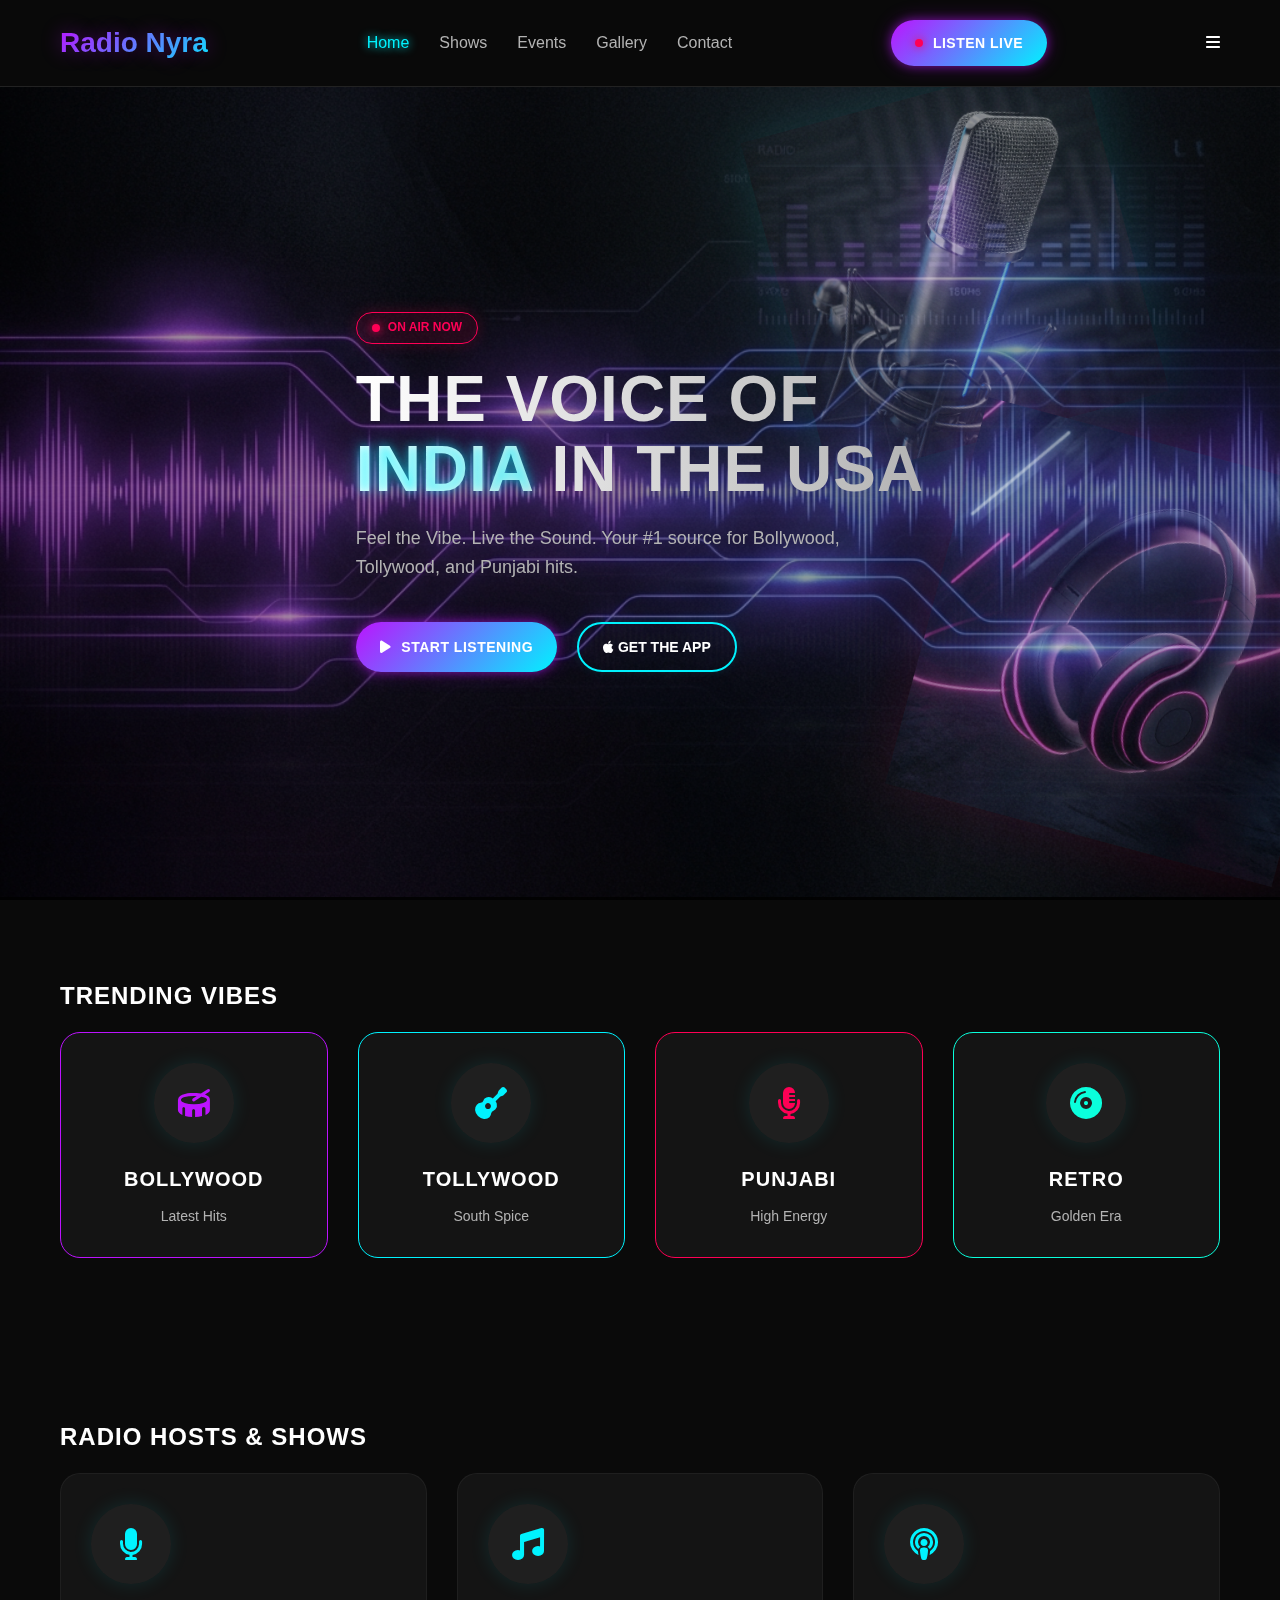
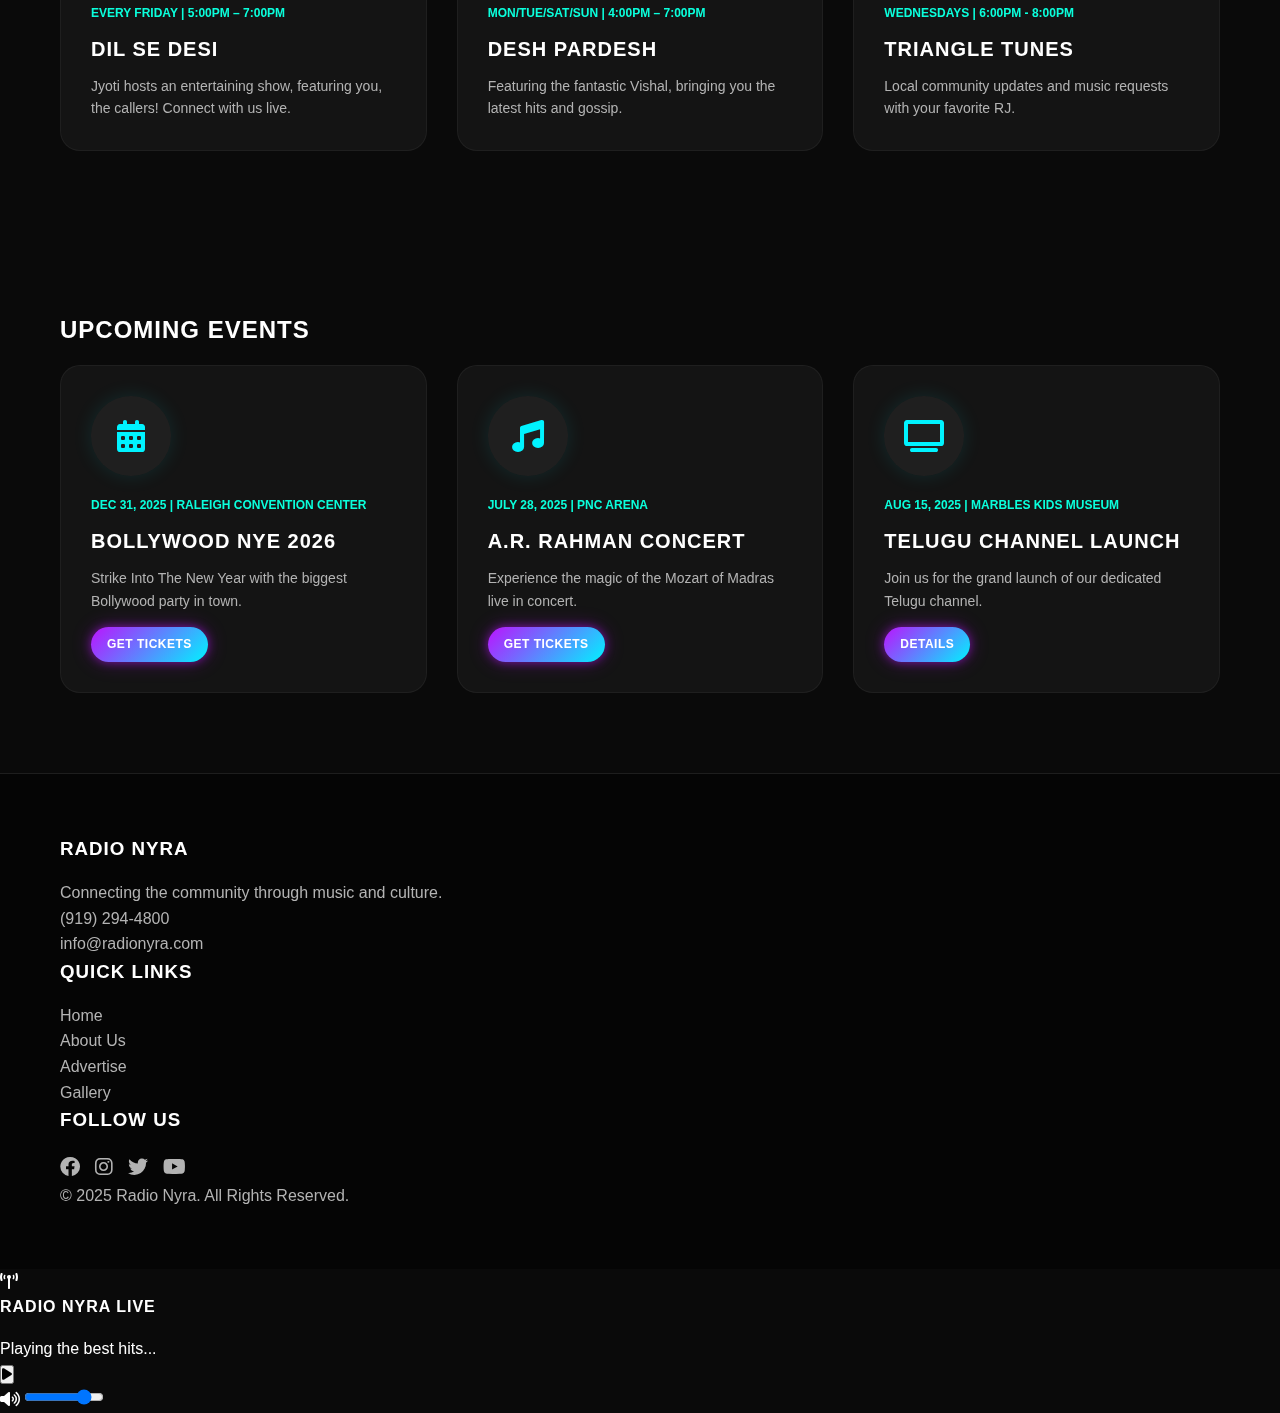
<file: Radio/index.html>
<!DOCTYPE html>
<html lang="en">

<head>
    <meta charset="UTF-8">
    <meta name="viewport" content="width=device-width, initial-scale=1.0">
    <title>Radio Nyra | The Voice of the Indian Subcontinent in the USA</title>
    <meta name="description"
        content="Radio Nyra - The Voice of the Indian Subcontinent in the USA. Listen Live, Shows, and Events.">
    <!-- Link to new Neon Theme CSS -->
    <link rel="stylesheet" href="assets/css/theme-neon.css">
    <!-- Font Awesome for Icons (CDN) -->
    <link rel="stylesheet" href="https://cdnjs.cloudflare.com/ajax/libs/font-awesome/6.0.0/css/all.min.css">
    <!-- Custom JS -->
    <script src="assets/js/main.js" defer></script>
</head>

<body>

    <!-- Header -->
    <header>
        <div class="container header-inner">
            <a href="index.html" class="logo">
                Radio Nyra
            </a>

            <nav>
                <ul class="nav-menu">
                    <li><a href="index.html" class="nav-link active">Home</a></li>
                    <li><a href="shows.html" class="nav-link">Shows</a></li>
                    <li><a href="events.html" class="nav-link">Events</a></li>
                    <li><a href="gallery.html" class="nav-link">Gallery</a></li>
                    <li><a href="contact.html" class="nav-link">Contact</a></li>
                </ul>
            </nav>

            <a href="#" class="btn-primary">
                <div class="live-dot"></div>
                Listen Live
            </a>

            <div class="mobile-menu-btn" style="color: #fff;">
                <i class="fas fa-bars"></i>
            </div>
        </div>
    </header>

    <!-- Hero Section -->
    <section class="hero">
        <div class="hero-bg-layer">
            <img src="assets/images/hero-bg.png" alt="Background">
        </div>
        <div class="container" style="position: relative; z-index: 2;">
            <div class="hero-content">
                <div class="live-indicator-badge">
                    <div class="live-dot"></div> On Air Now
                </div>
                <h1>The Voice of <br><span style="color: var(--neon-blue); text-shadow: var(--glow-blue);">India</span>
                    in the USA</h1>
                <p>Feel the Vibe. Live the Sound. Your #1 source for Bollywood, Tollywood, and Punjabi hits.</p>
                <div class="hero-btns" style="display: flex; gap: 20px;">
                    <a href="#" class="btn-primary"><i class="fas fa-play"></i> Start Listening</a>
                    <a href="#" class="btn-outline"><i class="fab fa-apple"></i> Get the App</a>
                </div>
            </div>
        </div>

        <div class="hero-visuals">
            <img src="assets/images/mic-neon.png" class="mic-float" alt="Studio Mic">
            <img src="assets/images/headphones-neon.png" class="headphones-float" alt="Headphones">
        </div>
    </section>

    <!-- Music Genres -->
    <section class="section">
        <div class="container">
            <h2 class="text-center mb-4">Trending Vibes</h2>
            <div class="card-grid" style="grid-template-columns: repeat(auto-fit, minmax(200px, 1fr));">
                <div class="card" style="text-align: center; border-color: var(--neon-purple);">
                    <div class="card-icon-wrapper" style="margin: 0 auto 20px auto; color: var(--neon-purple);">
                        <i class="fas fa-drum"></i>
                    </div>
                    <h3>Bollywood</h3>
                    <p>Latest Hits</p>
                </div>
                <div class="card" style="text-align: center; border-color: var(--neon-blue);">
                    <div class="card-icon-wrapper" style="margin: 0 auto 20px auto; color: var(--neon-blue);">
                        <i class="fas fa-guitar"></i>
                    </div>
                    <h3>Tollywood</h3>
                    <p>South Spice</p>
                </div>
                <div class="card" style="text-align: center; border-color: var(--neon-pink);">
                    <div class="card-icon-wrapper" style="margin: 0 auto 20px auto; color: var(--neon-pink);">
                        <i class="fas fa-microphone-alt"></i>
                    </div>
                    <h3>Punjabi</h3>
                    <p>High Energy</p>
                </div>
                <div class="card" style="text-align: center; border-color: var(--neon-cyan);">
                    <div class="card-icon-wrapper" style="margin: 0 auto 20px auto; color: var(--neon-cyan);">
                        <i class="fas fa-compact-disc"></i>
                    </div>
                    <h3>Retro</h3>
                    <p>Golden Era</p>
                </div>
            </div>
        </div>
    </section>

    <!-- Radio Hosts & Shows -->
    <section class="section">
        <div class="container">
            <h2 class="text-center mb-4">Radio Hosts & Shows</h2>
            <div class="card-grid">
                <!-- Card 1 -->
                <div class="card">
                    <div class="card-icon-wrapper">
                        <i class="fas fa-microphone"></i>
                    </div>
                    <div class="card-content">
                        <span class="card-meta">Every Friday | 5:00pm – 7:00pm</span>
                        <h3 class="card-title">Dil Se Desi</h3>
                        <p>Jyoti hosts an entertaining show, featuring you, the callers! Connect with us live.</p>
                    </div>
                </div>
                <!-- Card 2 -->
                <div class="card">
                    <div class="card-icon-wrapper">
                        <i class="fas fa-music"></i>
                    </div>
                    <div class="card-content">
                        <span class="card-meta">Mon/Tue/Sat/Sun | 4:00pm – 7:00pm</span>
                        <h3 class="card-title">Desh Pardesh</h3>
                        <p>Featuring the fantastic Vishal, bringing you the latest hits and gossip.</p>
                    </div>
                </div>
                <!-- Card 3 -->
                <div class="card">
                    <div class="card-icon-wrapper">
                        <i class="fas fa-podcast"></i>
                    </div>
                    <div class="card-content">
                        <span class="card-meta">Wednesdays | 6:00pm - 8:00pm</span>
                        <h3 class="card-title">Triangle Tunes</h3>
                        <p>Local community updates and music requests with your favorite RJ.</p>
                    </div>
                </div>
            </div>
        </div>
    </section>

    <!-- Upcoming Events -->
    <section class="section bg-secondary">
        <div class="container">
            <h2 class="text-center mb-4">Upcoming Events</h2>
            <div class="card-grid">
                <!-- Event 1 -->
                <div class="card">
                    <div class="card-icon-wrapper">
                        <i class="fas fa-calendar-alt"></i>
                    </div>
                    <div class="card-content">
                        <span class="card-meta">Dec 31, 2025 | Raleigh Convention Center</span>
                        <h3 class="card-title">Bollywood NYE 2026</h3>
                        <p>Strike Into The New Year with the biggest Bollywood party in town.</p>
                        <a href="#" class="btn-primary"
                            style="margin-top: 15px; font-size: 12px; padding: 8px 16px;">Get Tickets</a>
                    </div>
                </div>
                <!-- Event 2 -->
                <div class="card">
                    <div class="card-icon-wrapper">
                        <i class="fas fa-music"></i>
                    </div>
                    <div class="card-content">
                        <span class="card-meta">July 28, 2025 | PNC Arena</span>
                        <h3 class="card-title">A.R. Rahman Concert</h3>
                        <p>Experience the magic of the Mozart of Madras live in concert.</p>
                        <a href="#" class="btn-primary"
                            style="margin-top: 15px; font-size: 12px; padding: 8px 16px;">Get Tickets</a>
                    </div>
                </div>
                <!-- Event 3 -->
                <div class="card">
                    <div class="card-icon-wrapper">
                        <i class="fas fa-tv"></i>
                    </div>
                    <div class="card-content">
                        <span class="card-meta">Aug 15, 2025 | Marbles Kids Museum</span>
                        <h3 class="card-title">Telugu Channel Launch</h3>
                        <p>Join us for the grand launch of our dedicated Telugu channel.</p>
                        <a href="#" class="btn-primary"
                            style="margin-top: 15px; font-size: 12px; padding: 8px 16px;">Details</a>
                    </div>
                </div>
            </div>
        </div>
    </section>

    <!-- Footer -->
    <footer>
        <div class="container">
            <div class="footer-content">
                <div class="footer-section">
                    <h3>Radio Nyra</h3>
                    <p>Connecting the community through music and culture.</p>
                    <p>(919) 294-4800<br>info@radionyra.com</p>
                </div>
                <div class="footer-section">
                    <h3>Quick Links</h3>
                    <ul class="footer-links">
                        <li><a href="index.html">Home</a></li>
                        <li><a href="#">About Us</a></li>
                        <li><a href="#">Advertise</a></li>
                        <li><a href="gallery.html">Gallery</a></li>
                    </ul>
                </div>
                <div class="footer-section">
                    <h3>Follow Us</h3>
                    <div style="display: flex; gap: 15px; font-size: 20px;">
                        <a href="#"><i class="fab fa-facebook"></i></a>
                        <a href="#"><i class="fab fa-instagram"></i></a>
                        <a href="#"><i class="fab fa-twitter"></i></a>
                        <a href="#"><i class="fab fa-youtube"></i></a>
                    </div>
                </div>
            </div>
            <div class="copyright">
                &copy; 2025 Radio Nyra. All Rights Reserved.
            </div>
        </div>
    </footer>

    <!-- Sticky Audio Player -->
    <div class="audio-player-bar">
        <div class="player-container">
            <div class="player-info">
                <div class="player-album-art">
                    <i class="fas fa-broadcast-tower"></i>
                </div>
                <div class="player-track-info">
                    <h4>Radio Nyra Live</h4>
                    <p>Playing the best hits...</p>
                </div>
            </div>
            <div class="player-controls">
                <button class="play-btn" id="playPauseBtn">
                    <i class="fas fa-play"></i>
                </button>
                <div class="volume-control">
                    <i class="fas fa-volume-up"></i>
                    <input type="range" min="0" max="100" value="80"
                        style="width: 80px; accent-color: var(--primary-color);">
                </div>
            </div>
        </div>
    </div>

</body>

</html>
</file>
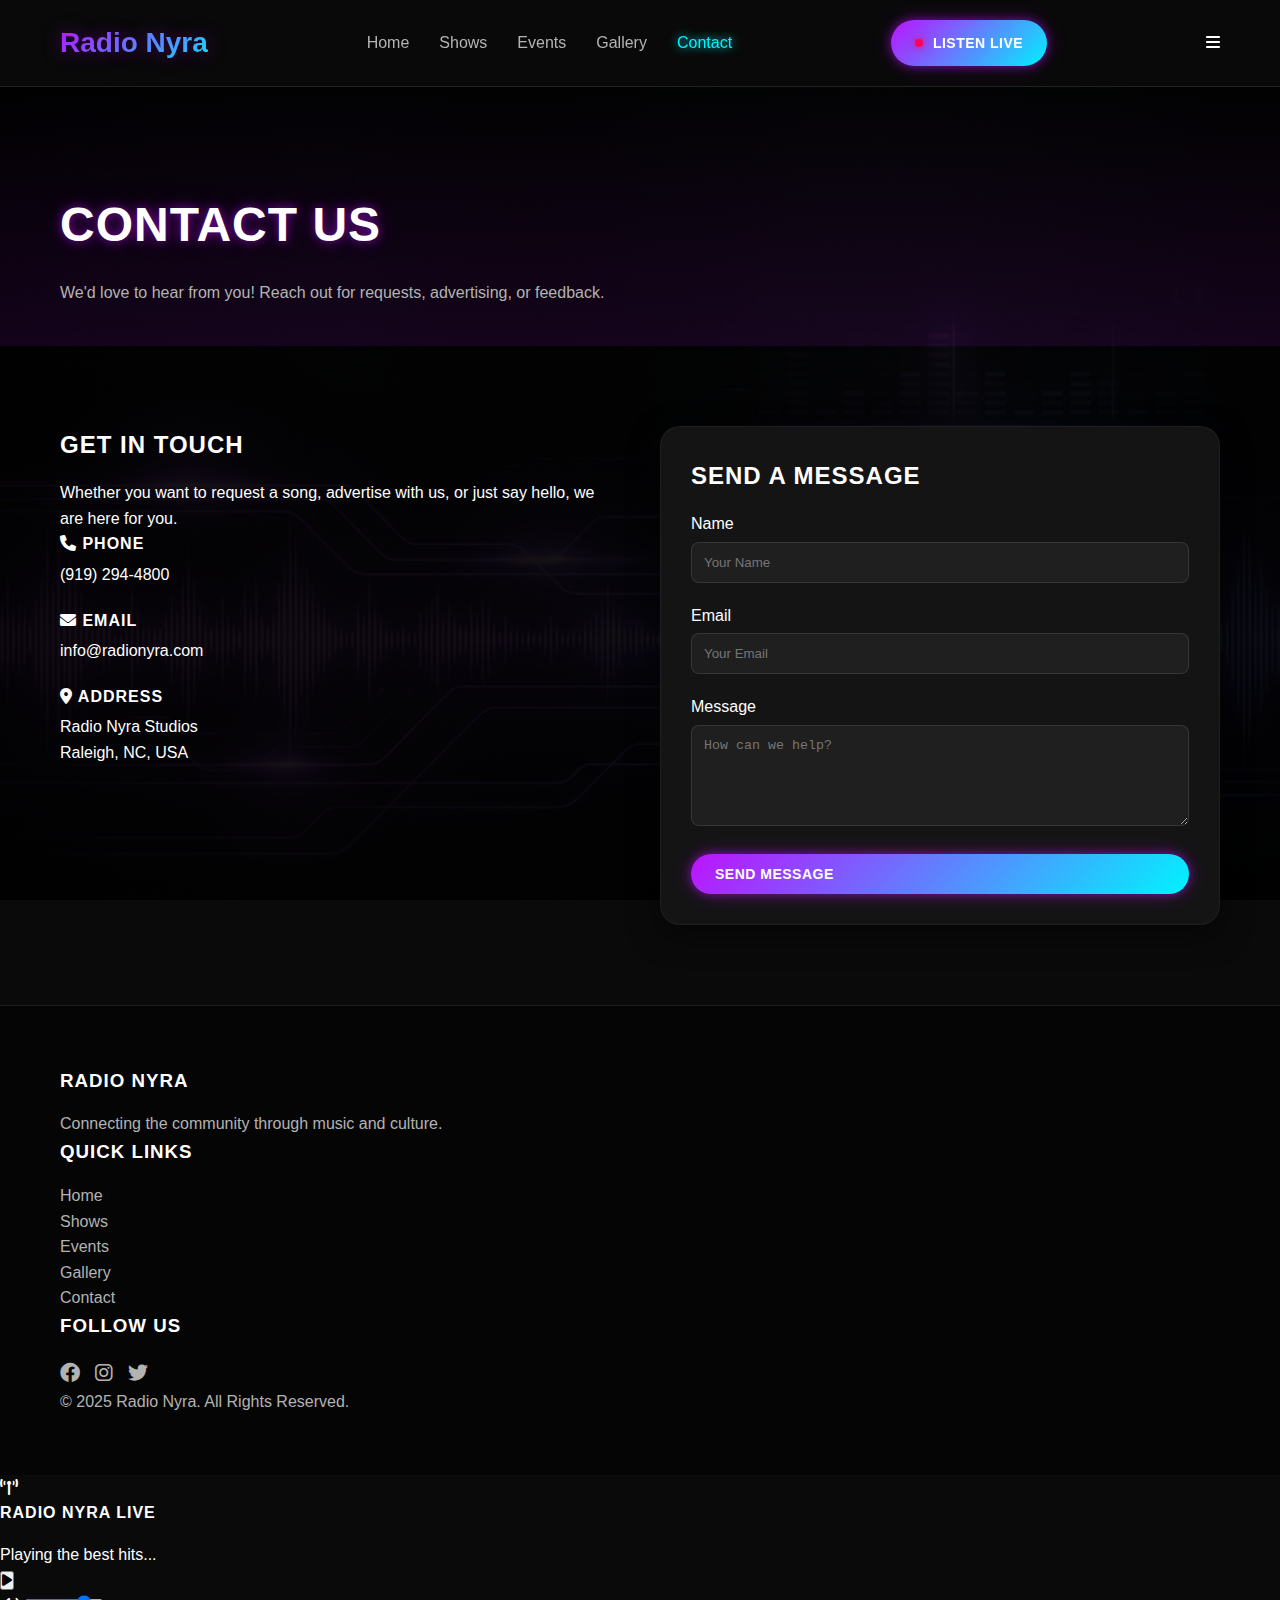
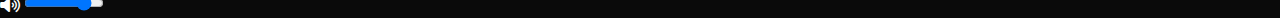
<file: Radio/contact.html>
<!DOCTYPE html>
<html lang="en">

<head>
    <meta charset="UTF-8">
    <meta name="viewport" content="width=device-width, initial-scale=1.0">
    <title>Contact Us - Radio Nyra</title>
    <meta name="description" content="Get in touch with Radio Nyra. Call us, email us, or send a message.">
    <!-- Link to new Neon Theme CSS -->
    <link rel="stylesheet" href="assets/css/theme-neon.css">
    <!-- Font Awesome -->
    <link rel="stylesheet" href="https://cdnjs.cloudflare.com/ajax/libs/font-awesome/6.0.0/css/all.min.css">
    <script src="assets/js/main.js" defer></script>
</head>

<body>

    <!-- Header -->
    <header>
        <div class="container header-inner">
            <a href="index.html" class="logo">
                Radio Nyra
            </a>

            <nav>
                <ul class="nav-menu">
                    <li><a href="index.html" class="nav-link">Home</a></li>
                    <li><a href="shows.html" class="nav-link">Shows</a></li>
                    <li><a href="events.html" class="nav-link">Events</a></li>
                    <li><a href="gallery.html" class="nav-link">Gallery</a></li>
                    <li><a href="contact.html" class="nav-link active">Contact</a></li>
                </ul>
            </nav>

            <a href="#" class="btn-primary">
                <div class="live-dot"></div>
                Listen Live
            </a>

            <div class="mobile-menu-btn" style="color: #fff;">
                <i class="fas fa-bars"></i>
            </div>
        </div>
    </header>

    <!-- Page Title -->
    <section class="section text-center"
        style="padding: 100px 0 40px; background: linear-gradient(180deg, rgba(20,20,20,0) 0%, rgba(188, 19, 254, 0.1) 100%);">
        <div class="container">
            <h1 style="font-size: 3rem; text-shadow: var(--glow-purple);">Contact Us</h1>
            <p style="color: var(--text-secondary);">We'd love to hear from you! Reach out for requests, advertising, or
                feedback.</p>
        </div>
    </section>

    <!-- Contact Content -->
    <section class="section">
        <div class="container">
            <div style="display: grid; grid-template-columns: repeat(auto-fit, minmax(300px, 1fr)); gap: 40px;">

                <!-- Contact Info -->
                <div class="contact-info">
                    <h2 class="mb-4">Get In Touch</h2>
                    <p class="mb-4">Whether you want to request a song, advertise with us, or just say hello, we are
                        here for you.</p>

                    <div style="margin-bottom: 20px;">
                        <h4 style="color: var(--secondary-color); margin-bottom: 5px;"><i class="fas fa-phone"></i>
                            Phone</h4>
                        <p>(919) 294-4800</p>
                    </div>

                    <div style="margin-bottom: 20px;">
                        <h4 style="color: var(--secondary-color); margin-bottom: 5px;"><i class="fas fa-envelope"></i>
                            Email</h4>
                        <p>info@radionyra.com</p>
                    </div>

                    <div style="margin-bottom: 20px;">
                        <h4 style="color: var(--secondary-color); margin-bottom: 5px;"><i
                                class="fas fa-map-marker-alt"></i> Address</h4>
                        <p>Radio Nyra Studios<br>Raleigh, NC, USA</p>
                    </div>
                </div>

                <!-- Contact Form -->
                <div class="contact-form-wrapper"
                    style="background: var(--bg-card); padding: 30px; border-radius: 20px; border: 1px solid rgba(255, 255, 255, 0.05); box-shadow: 0 10px 30px rgba(0,0,0,0.5);">
                    <h2 class="mb-4">Send a Message</h2>
                    <form action="#" method="POST">
                        <div style="margin-bottom: 20px;">
                            <label for="name"
                                style="display: block; margin-bottom: 5px; font-weight: 500; color: #fff;">Name</label>
                            <input type="text" id="name" name="name"
                                style="width: 100%; padding: 12px; background: rgba(255,255,255,0.05); border: 1px solid rgba(255,255,255,0.1); border-radius: 8px; color: #fff;"
                                placeholder="Your Name">
                        </div>
                        <div style="margin-bottom: 20px;">
                            <label for="email"
                                style="display: block; margin-bottom: 5px; font-weight: 500; color: #fff;">Email</label>
                            <input type="email" id="email" name="email"
                                style="width: 100%; padding: 12px; background: rgba(255,255,255,0.05); border: 1px solid rgba(255,255,255,0.1); border-radius: 8px; color: #fff;"
                                placeholder="Your Email">
                        </div>
                        <div style="margin-bottom: 20px;">
                            <label for="message"
                                style="display: block; margin-bottom: 5px; font-weight: 500; color: #fff;">Message</label>
                            <textarea id="message" name="message" rows="5"
                                style="width: 100%; padding: 12px; background: rgba(255,255,255,0.05); border: 1px solid rgba(255,255,255,0.1); border-radius: 8px; color: #fff;"
                                placeholder="How can we help?"></textarea>
                        </div>
                        <button type="submit" class="btn-primary"
                            style="width: 100%; border: none; cursor: pointer;">Send Message</button>
                    </form>
                </div>

            </div>
        </div>
    </section>

    <!-- Map or embedded content could go here -->

    <!-- Footer -->
    <footer>
        <div class="container">
            <div class="footer-content">
                <div class="footer-section">
                    <h3>Radio Nyra</h3>
                    <p>Connecting the community through music and culture.</p>
                </div>
                <div class="footer-section">
                    <h3>Quick Links</h3>
                    <ul class="footer-links">
                        <li><a href="index.html">Home</a></li>
                        <li><a href="shows.html">Shows</a></li>
                        <li><a href="events.html">Events</a></li>
                        <li><a href="gallery.html">Gallery</a></li>
                        <li><a href="contact.html">Contact</a></li>
                    </ul>
                </div>
                <div class="footer-section">
                    <h3>Follow Us</h3>
                    <div style="display: flex; gap: 15px; font-size: 20px;">
                        <a href="#"><i class="fab fa-facebook"></i></a>
                        <a href="#"><i class="fab fa-instagram"></i></a>
                        <a href="#"><i class="fab fa-twitter"></i></a>
                    </div>
                </div>
            </div>
            <div class="copyright">
                &copy; 2025 Radio Nyra. All Rights Reserved.
            </div>
        </div>
    </footer>

    <!-- Sticky Audio Player -->
    <div class="audio-player-bar">
        <div class="player-container">
            <div class="player-info">
                <div class="player-album-art">
                    <i class="fas fa-broadcast-tower"></i>
                </div>
                <div class="player-track-info">
                    <h4>Radio Nyra Live</h4>
                    <p>Playing the best hits...</p>
                </div>
            </div>
            <div class="player-controls">
                <button class="play-btn" id="playPauseBtn">
                    <i class="fas fa-play"></i>
                </button>
                <div class="volume-control">
                    <i class="fas fa-volume-up"></i>
                    <input type="range" min="0" max="100" value="80"
                        style="width: 80px; accent-color: var(--primary-color);">
                </div>
            </div>
        </div>
    </div>

</body>

</html>
</file>
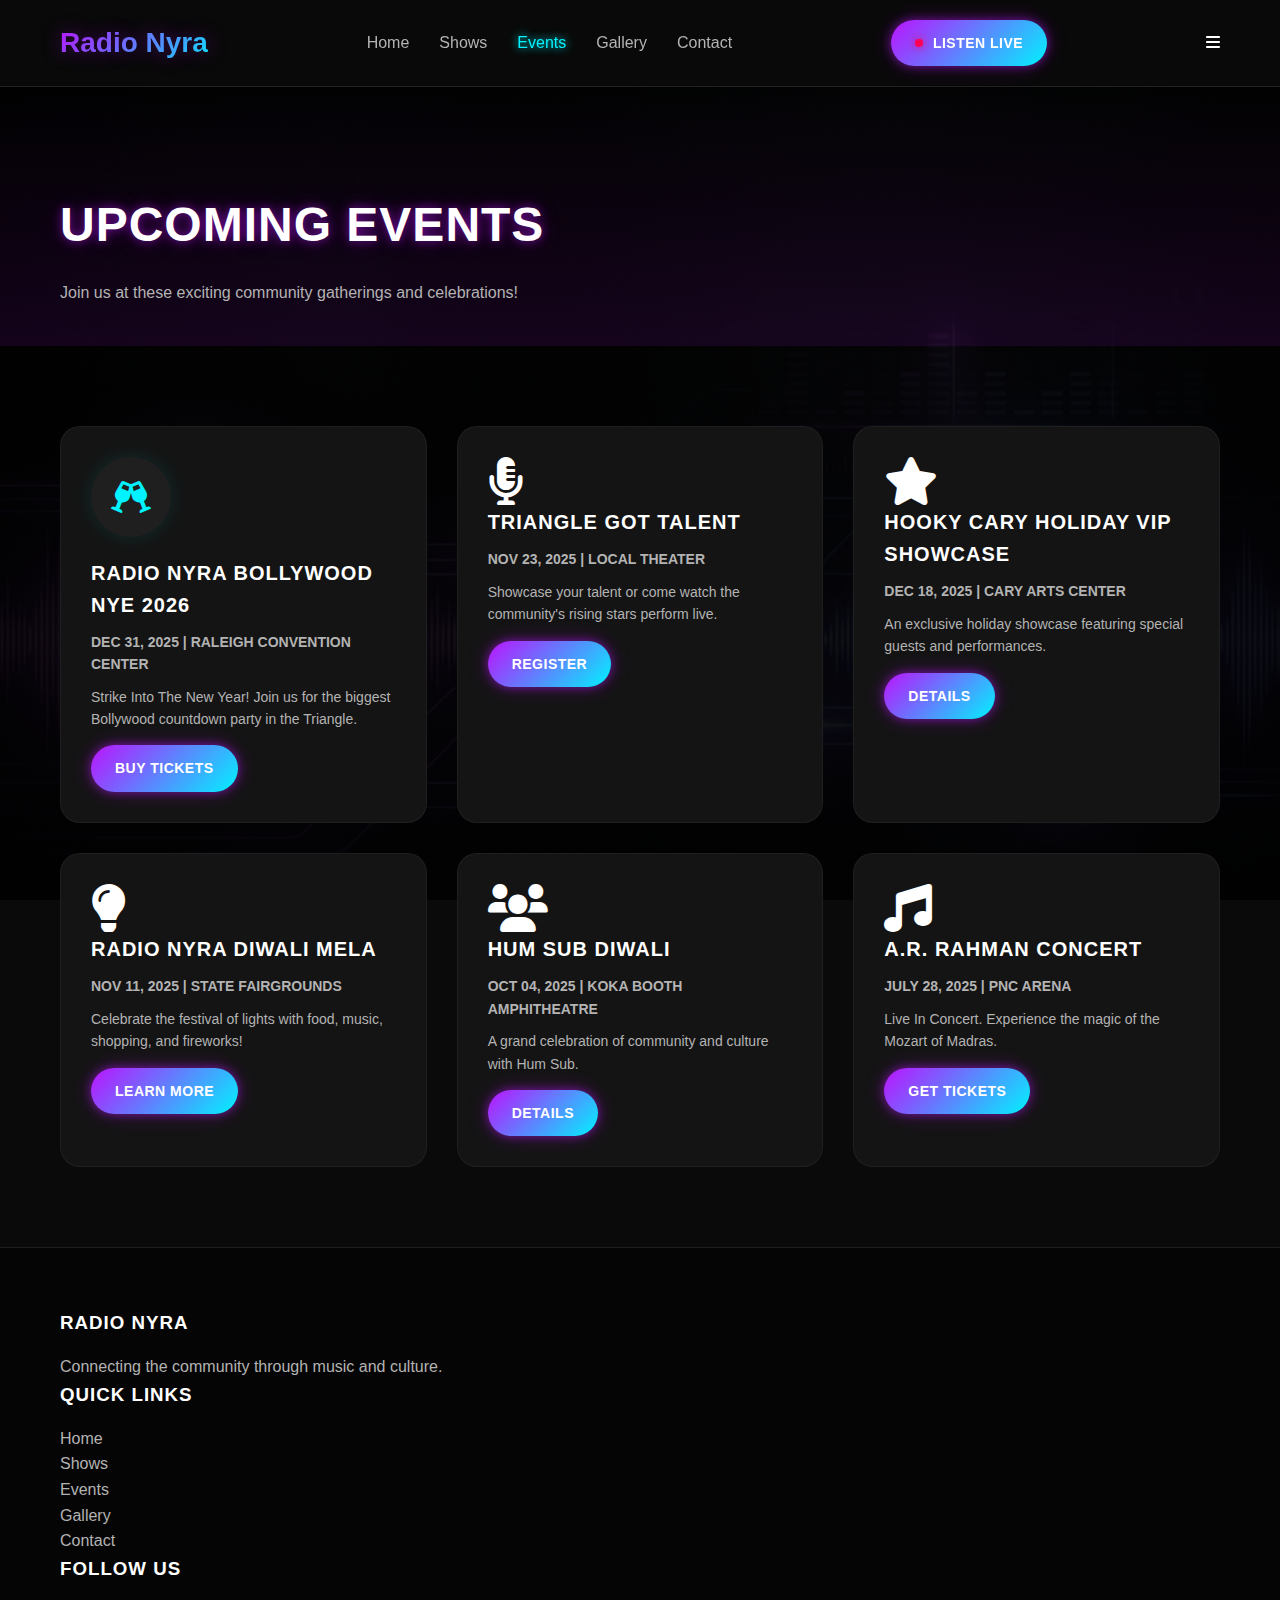
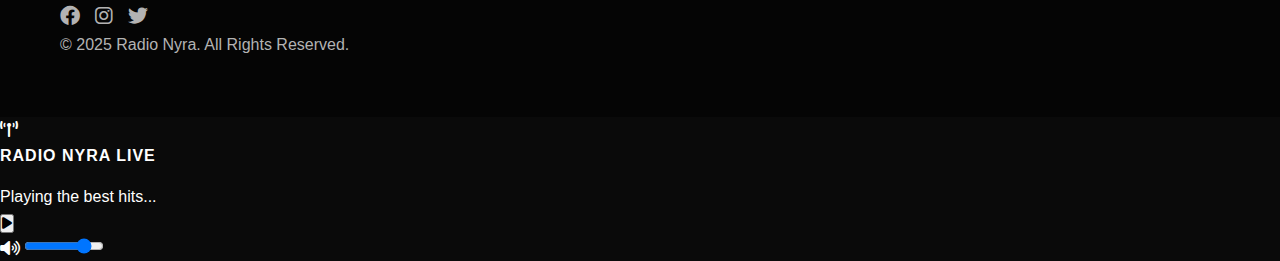
<file: Radio/events.html>
<!DOCTYPE html>
<html lang="en">

<head>
    <meta charset="UTF-8">
    <meta name="viewport" content="width=device-width, initial-scale=1.0">
    <title>Upcoming Events - Radio Nyra</title>
    <meta name="description"
        content="Check out the upcoming events, concerts, and community gatherings hosted or supported by Radio Nyra.">
    <!-- Link to new Neon Theme CSS -->
    <link rel="icon" href="assets/images/mic-neon.png" type="image/png">
    <link rel="stylesheet" href="assets/css/theme-neon.css">
    <!-- Font Awesome -->
    <link rel="stylesheet" href="https://cdnjs.cloudflare.com/ajax/libs/font-awesome/6.0.0/css/all.min.css">
    <script src="assets/js/main.js" defer></script>
</head>

<body>

    <!-- Header -->
    <header>
        <div class="container header-inner">
            <a href="index.html" class="logo">
                Radio Nyra
            </a>

            <nav>
                <ul class="nav-menu">
                    <li><a href="index.html" class="nav-link">Home</a></li>
                    <li><a href="shows.html" class="nav-link">Shows</a></li>
                    <li><a href="events.html" class="nav-link active">Events</a></li>
                    <li><a href="gallery.html" class="nav-link">Gallery</a></li>
                    <li><a href="contact.html" class="nav-link">Contact</a></li>
                </ul>
            </nav>

            <a href="#" class="btn-primary">
                <div class="live-dot"></div>
                Listen Live
            </a>

            <div class="mobile-menu-btn" style="color: #fff;">
                <i class="fas fa-bars"></i>
            </div>
        </div>
    </header>

    <!-- Page Title -->
    <section class="section text-center"
        style="padding: 100px 0 40px; background: linear-gradient(180deg, rgba(20,20,20,0) 0%, rgba(188, 19, 254, 0.1) 100%);">
        <div class="container">
            <h1 style="font-size: 3rem; text-shadow: var(--glow-purple);">Upcoming Events</h1>
            <p style="color: var(--text-secondary);">Join us at these exciting community gatherings and celebrations!
            </p>
        </div>
    </section>

    <!-- Events List -->
    <section class="section">
        <div class="container">
            <div class="card-grid">

                <!-- Event 1 -->
                <div class="card">
                    <div class="card-icon-wrapper">
                        <i class="fas fa-glass-cheers"></i>
                    </div>
                    <div class="card-content">
                        <h3 class="card-title">Radio Nyra Bollywood NYE 2026</h3>
                        <p class="card-meta">Dec 31, 2025 | Raleigh Convention Center</p>
                        <p>Strike Into The New Year! Join us for the biggest Bollywood countdown party in the Triangle.
                        </p>
                        <a href="#" class="btn-primary" style="margin-top: 15px; font-size: 14px;">Buy Tickets</a>
                    </div>
                </div>

                <!-- Event 2 -->
                <div class="card">
                    <div class="card-img">
                        <i class="fas fa-microphone-alt fa-3x"></i>
                    </div>
                    <div class="card-content">
                        <h3 class="card-title">Triangle Got Talent</h3>
                        <p class="card-meta">Nov 23, 2025 | Local Theater</p>
                        <p>Showcase your talent or come watch the community's rising stars perform live.</p>
                        <a href="#" class="btn-primary" style="margin-top: 15px; font-size: 14px;">Register</a>
                    </div>
                </div>

                <!-- Event 3 -->
                <div class="card">
                    <div class="card-img">
                        <i class="fas fa-star fa-3x"></i>
                    </div>
                    <div class="card-content">
                        <h3 class="card-title">Hooky Cary Holiday VIP Showcase</h3>
                        <p class="card-meta">Dec 18, 2025 | Cary Arts Center</p>
                        <p>An exclusive holiday showcase featuring special guests and performances.</p>
                        <a href="#" class="btn-primary" style="margin-top: 15px; font-size: 14px;">Details</a>
                    </div>
                </div>

                <!-- Event 4 -->
                <div class="card">
                    <div class="card-img">
                        <i class="fas fa-lightbulb fa-3x"></i>
                    </div>
                    <div class="card-content">
                        <h3 class="card-title">Radio Nyra Diwali Mela</h3>
                        <p class="card-meta">Nov 11, 2025 | State Fairgrounds</p>
                        <p>Celebrate the festival of lights with food, music, shopping, and fireworks!</p>
                        <a href="#" class="btn-primary" style="margin-top: 15px; font-size: 14px;">Learn More</a>
                    </div>
                </div>

                <!-- Event 5 -->
                <div class="card">
                    <div class="card-img">
                        <i class="fas fa-users fa-3x"></i>
                    </div>
                    <div class="card-content">
                        <h3 class="card-title">Hum Sub Diwali</h3>
                        <p class="card-meta">Oct 04, 2025 | Koka Booth Amphitheatre</p>
                        <p>A grand celebration of community and culture with Hum Sub.</p>
                        <a href="#" class="btn-primary" style="margin-top: 15px; font-size: 14px;">Details</a>
                    </div>
                </div>

                <!-- Event 6 -->
                <div class="card">
                    <div class="card-img">
                        <i class="fas fa-music fa-3x"></i>
                    </div>
                    <div class="card-content">
                        <h3 class="card-title">A.R. Rahman Concert</h3>
                        <p class="card-meta">July 28, 2025 | PNC Arena</p>
                        <p>Live In Concert. Experience the magic of the Mozart of Madras.</p>
                        <a href="#" class="btn-primary" style="margin-top: 15px; font-size: 14px;">Get Tickets</a>
                    </div>
                </div>

            </div>
        </div>
    </section>

    <!-- Footer -->
    <footer>
        <div class="container">
            <div class="footer-content">
                <div class="footer-section">
                    <h3>Radio Nyra</h3>
                    <p>Connecting the community through music and culture.</p>
                </div>
                <div class="footer-section">
                    <h3>Quick Links</h3>
                    <ul class="footer-links">
                        <li><a href="index.html">Home</a></li>
                        <li><a href="shows.html">Shows</a></li>
                        <li><a href="events.html">Events</a></li>
                        <li><a href="gallery.html">Gallery</a></li>
                        <li><a href="contact.html">Contact</a></li>
                    </ul>
                </div>
                <div class="footer-section">
                    <h3>Follow Us</h3>
                    <div style="display: flex; gap: 15px; font-size: 20px;">
                        <a href="#"><i class="fab fa-facebook"></i></a>
                        <a href="#"><i class="fab fa-instagram"></i></a>
                        <a href="#"><i class="fab fa-twitter"></i></a>
                    </div>
                </div>
            </div>
            <div class="copyright">
                &copy; 2025 Radio Nyra. All Rights Reserved.
            </div>
        </div>
    </footer>

    <!-- Sticky Audio Player -->
    <div class="audio-player-bar">
        <div class="player-container">
            <div class="player-info">
                <div class="player-album-art">
                    <i class="fas fa-broadcast-tower"></i>
                </div>
                <div class="player-track-info">
                    <h4>Radio Nyra Live</h4>
                    <p>Playing the best hits...</p>
                </div>
            </div>
            <div class="player-controls">
                <button class="play-btn" id="playPauseBtn">
                    <i class="fas fa-play"></i>
                </button>
                <div class="volume-control">
                    <i class="fas fa-volume-up"></i>
                    <input type="range" min="0" max="100" value="80"
                        style="width: 80px; accent-color: var(--primary-color);">
                </div>
            </div>
        </div>
    </div>

</body>

</html>
</file>
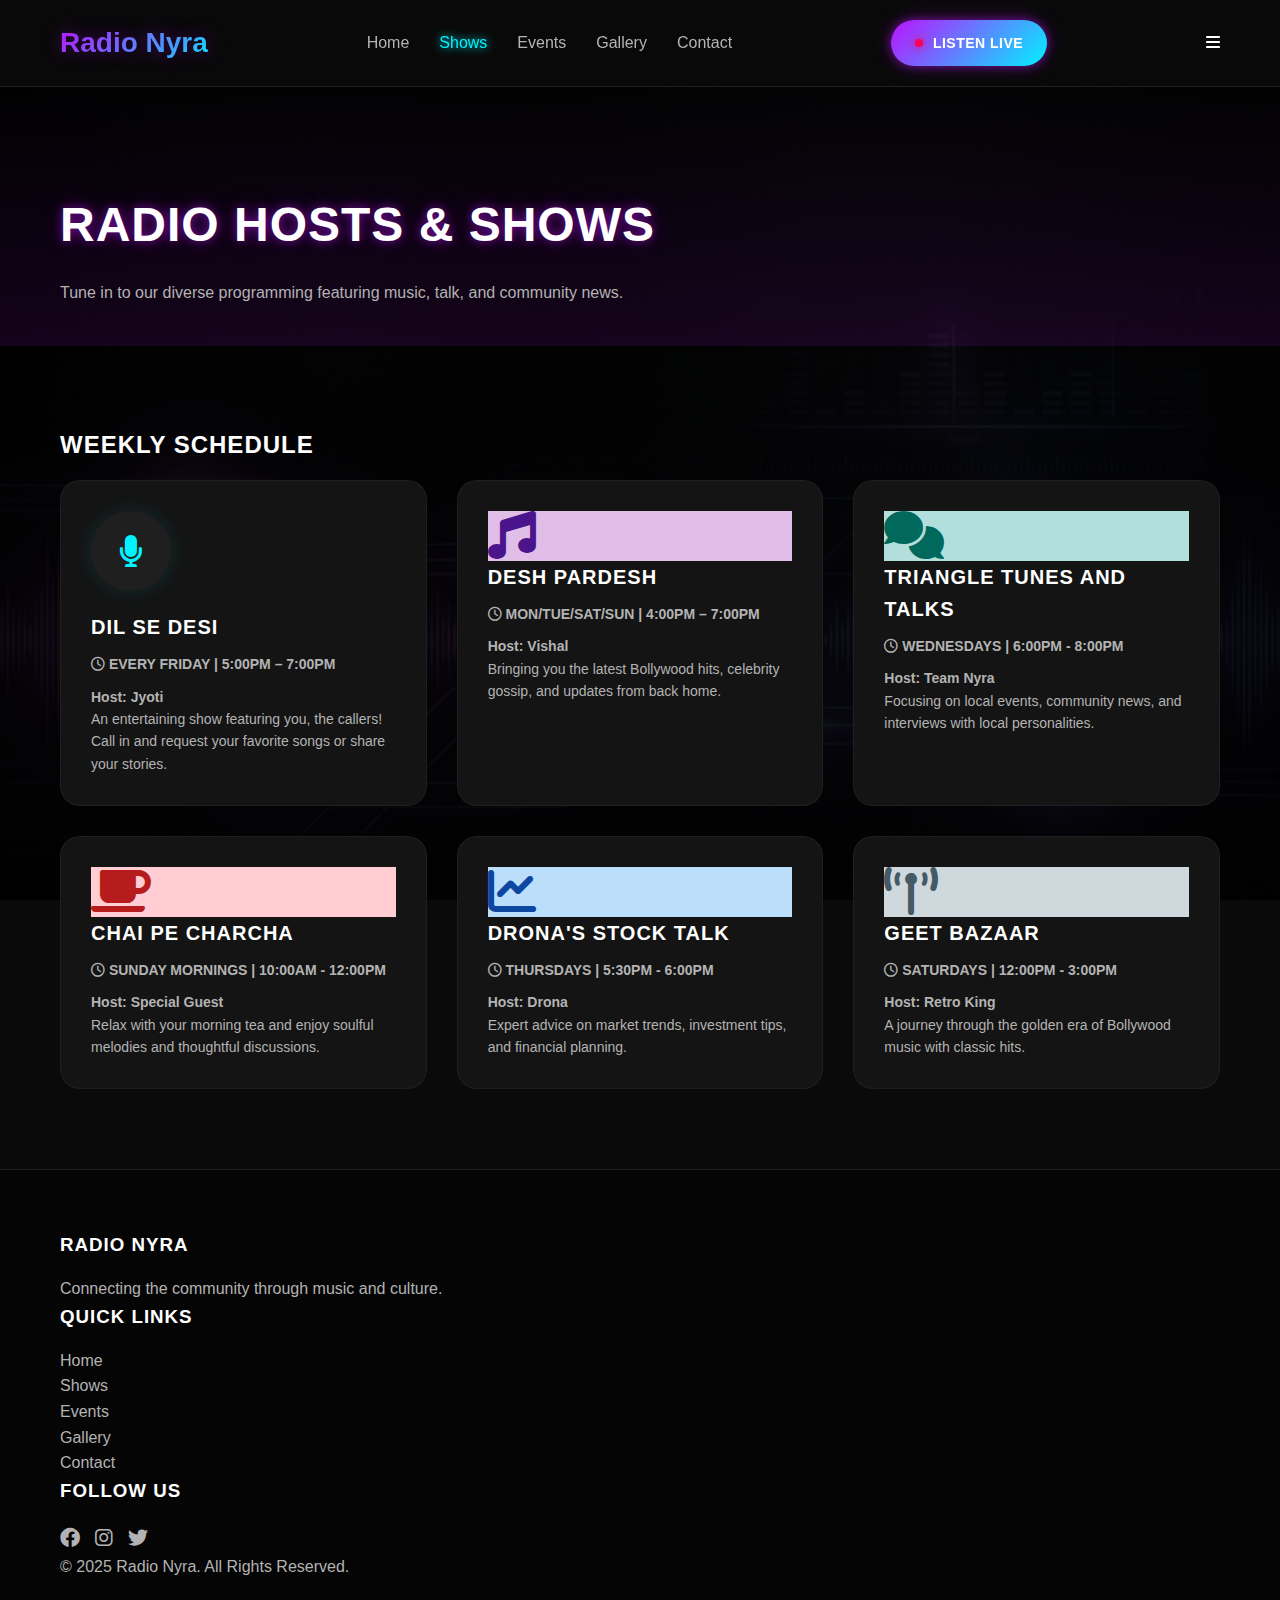
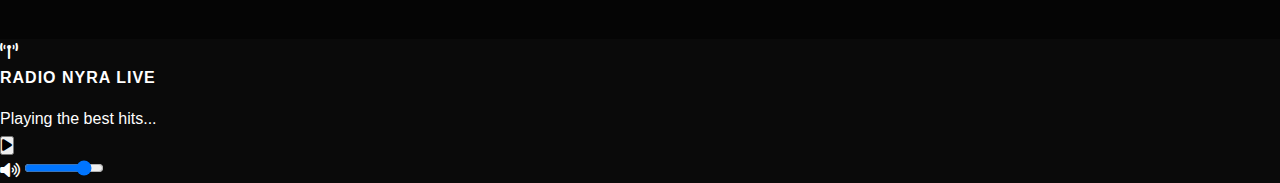
<file: Radio/shows.html>
<!DOCTYPE html>
<html lang="en">

<head>
    <meta charset="UTF-8">
    <meta name="viewport" content="width=device-width, initial-scale=1.0">
    <title>Radio Hosts & Shows - Radio Nyra</title>
    <meta name="description" content="Meet the hosts and check out the schedule of your favorite Radio Nyra shows.">
    <!-- Link to new Neon Theme CSS -->
    <link rel="icon" href="assets/images/mic-neon.png" type="image/png">
    <link rel="stylesheet" href="assets/css/theme-neon.css">
    <!-- Font Awesome -->
    <link rel="stylesheet" href="https://cdnjs.cloudflare.com/ajax/libs/font-awesome/6.0.0/css/all.min.css">
    <script src="assets/js/main.js" defer></script>
</head>

<body>

    <!-- Header -->
    <header>
        <div class="container header-inner">
            <a href="index.html" class="logo">
                Radio Nyra
            </a>

            <nav>
                <ul class="nav-menu">
                    <li><a href="index.html" class="nav-link">Home</a></li>
                    <li><a href="shows.html" class="nav-link active">Shows</a></li>
                    <li><a href="events.html" class="nav-link">Events</a></li>
                    <li><a href="gallery.html" class="nav-link">Gallery</a></li>
                    <li><a href="contact.html" class="nav-link">Contact</a></li>
                </ul>
            </nav>

            <a href="#" class="btn-primary">
                <div class="live-dot"></div>
                Listen Live
            </a>

            <div class="mobile-menu-btn" style="color: #fff;">
                <i class="fas fa-bars"></i>
            </div>
        </div>
    </header>

    <!-- Page Title -->
    <section class="section text-center"
        style="padding: 100px 0 40px; background: linear-gradient(180deg, rgba(20,20,20,0) 0%, rgba(188, 19, 254, 0.1) 100%);">
        <div class="container">
            <h1 style="font-size: 3rem; text-shadow: var(--glow-purple);">Radio Hosts & Shows</h1>
            <p style="color: var(--text-secondary);">Tune in to our diverse programming featuring music, talk, and
                community news.</p>
        </div>
    </section>

    <!-- Shows Grid -->
    <section class="section">
        <div class="container">
            <h2 class="mb-4">Weekly Schedule</h2>
            <div class="card-grid">

                <!-- Show 1 -->
                <div class="card">
                    <div class="card-icon-wrapper">
                        <i class="fas fa-microphone"></i>
                    </div>
                    <div class="card-content">
                        <h3 class="card-title">Dil Se Desi</h3>
                        <p class="card-meta"><i class="far fa-clock"></i> Every Friday | 5:00pm – 7:00pm</p>
                        <p><strong>Host: Jyoti</strong></p>
                        <p>An entertaining show featuring you, the callers! Call in and request your favorite songs or
                            share your stories.</p>
                    </div>
                </div>

                <!-- Show 2 -->
                <div class="card">
                    <div class="card-img" style="background: #e1bee7; color: #4a148c;">
                        <i class="fas fa-music fa-3x"></i>
                    </div>
                    <div class="card-content">
                        <h3 class="card-title">Desh Pardesh</h3>
                        <p class="card-meta"><i class="far fa-clock"></i> Mon/Tue/Sat/Sun | 4:00pm – 7:00pm</p>
                        <p><strong>Host: Vishal</strong></p>
                        <p>Bringing you the latest Bollywood hits, celebrity gossip, and updates from back home.</p>
                    </div>
                </div>

                <!-- Show 3 -->
                <div class="card">
                    <div class="card-img" style="background: #b2dfdb; color: #00695c;">
                        <i class="fas fa-comments fa-3x"></i>
                    </div>
                    <div class="card-content">
                        <h3 class="card-title">Triangle Tunes and Talks</h3>
                        <p class="card-meta"><i class="far fa-clock"></i> Wednesdays | 6:00pm - 8:00pm</p>
                        <p><strong>Host: Team Nyra</strong></p>
                        <p>Focusing on local events, community news, and interviews with local personalities.</p>
                    </div>
                </div>

                <!-- Show 4 -->
                <div class="card">
                    <div class="card-img" style="background: #ffcdd2; color: #b71c1c;">
                        <i class="fas fa-coffee fa-3x"></i>
                    </div>
                    <div class="card-content">
                        <h3 class="card-title">Chai Pe Charcha</h3>
                        <p class="card-meta"><i class="far fa-clock"></i> Sunday Mornings | 10:00am - 12:00pm</p>
                        <p><strong>Host: Special Guest</strong></p>
                        <p>Relax with your morning tea and enjoy soulful melodies and thoughtful discussions.</p>
                    </div>
                </div>

                <!-- Show 5 -->
                <div class="card">
                    <div class="card-img" style="background: #bbdefb; color: #0d47a1;">
                        <i class="fas fa-chart-line fa-3x"></i>
                    </div>
                    <div class="card-content">
                        <h3 class="card-title">Drona's Stock Talk</h3>
                        <p class="card-meta"><i class="far fa-clock"></i> Thursdays | 5:30pm - 6:00pm</p>
                        <p><strong>Host: Drona</strong></p>
                        <p>Expert advice on market trends, investment tips, and financial planning.</p>
                    </div>
                </div>

                <!-- Show 6 -->
                <div class="card">
                    <div class="card-img" style="background: #cfd8dc; color: #455a64;">
                        <i class="fas fa-broadcast-tower fa-3x"></i>
                    </div>
                    <div class="card-content">
                        <h3 class="card-title">Geet Bazaar</h3>
                        <p class="card-meta"><i class="far fa-clock"></i> Saturdays | 12:00pm - 3:00pm</p>
                        <p><strong>Host: Retro King</strong></p>
                        <p>A journey through the golden era of Bollywood music with classic hits.</p>
                    </div>
                </div>

            </div>
        </div>
    </section>

    <!-- Footer -->
    <footer>
        <div class="container">
            <div class="footer-content">
                <div class="footer-section">
                    <h3>Radio Nyra</h3>
                    <p>Connecting the community through music and culture.</p>
                </div>
                <div class="footer-section">
                    <h3>Quick Links</h3>
                    <ul class="footer-links">
                        <li><a href="index.html">Home</a></li>
                        <li><a href="shows.html">Shows</a></li>
                        <li><a href="events.html">Events</a></li>
                        <li><a href="gallery.html">Gallery</a></li>
                        <li><a href="contact.html">Contact</a></li>
                    </ul>
                </div>
                <div class="footer-section">
                    <h3>Follow Us</h3>
                    <div style="display: flex; gap: 15px; font-size: 20px;">
                        <a href="#"><i class="fab fa-facebook"></i></a>
                        <a href="#"><i class="fab fa-instagram"></i></a>
                        <a href="#"><i class="fab fa-twitter"></i></a>
                    </div>
                </div>
            </div>
            <div class="copyright">
                &copy; 2025 Radio Nyra. All Rights Reserved.
            </div>
        </div>
    </footer>

    <!-- Sticky Audio Player -->
    <div class="audio-player-bar">
        <div class="player-container">
            <div class="player-info">
                <div class="player-album-art">
                    <i class="fas fa-broadcast-tower"></i>
                </div>
                <div class="player-track-info">
                    <h4>Radio Nyra Live</h4>
                    <p>Playing the best hits...</p>
                </div>
            </div>
            <div class="player-controls">
                <button class="play-btn" id="playPauseBtn">
                    <i class="fas fa-play"></i>
                </button>
                <div class="volume-control">
                    <i class="fas fa-volume-up"></i>
                    <input type="range" min="0" max="100" value="80"
                        style="width: 80px; accent-color: var(--primary-color);">
                </div>
            </div>
        </div>
    </div>

</body>

</html>
</file>
<file: Radio/assets/css/theme-neon.css>
/* Radio Nyra - Neon Theme */
:root {
    /* Colors */
    --bg-dark: #0a0a0a;
    --bg-card: #141414;
    --bg-overlay: rgba(0, 0, 0, 0.8);

    --neon-purple: #bc13fe;
    --neon-blue: #00f3ff;
    --neon-pink: #ff0055;
    --neon-cyan: #0affdc;

    --text-primary: #ffffff;
    --text-secondary: #b3b3b3;

    --gradient-main: linear-gradient(135deg, var(--neon-purple), var(--neon-blue));

    /* Glows */
    --glow-purple: 0 0 10px rgba(188, 19, 254, 0.5), 0 0 20px rgba(188, 19, 254, 0.3);
    --glow-blue: 0 0 10px rgba(0, 243, 255, 0.5), 0 0 20px rgba(0, 243, 255, 0.3);

    /* Typography */
    --font-heading: 'Outfit', 'Montserrat', sans-serif;
    --font-body: 'Inter', 'Roboto', sans-serif;
}

/* Base Reset & Fonts */
@import url('https://fonts.googleapis.com/css2?family=Inter:wght@300;400;500;600&family=Outfit:wght@500;700;800&display=swap');

* {
    margin: 0;
    padding: 0;
    box-sizing: border-box;
}

body {
    background-color: var(--bg-dark);
    color: var(--text-primary);
    font-family: var(--font-body);
    line-height: 1.6;
    overflow-x: hidden;
    background-image: url('../images/hero-bg.png');
    /* Fallback / Texture */
    background-size: cover;
    background-attachment: fixed;
    background-blend-mode: overlay;
}

h1,
h2,
h3,
h4,
h5,
h6 {
    font-family: var(--font-heading);
    color: var(--text-primary);
    margin-bottom: 1rem;
    text-transform: uppercase;
    letter-spacing: 1px;
}

a {
    text-decoration: none;
    color: inherit;
    transition: all 0.3s ease;
}

ul {
    list-style: none;
}

/* Container */
.container {
    max-width: 1200px;
    margin: 0 auto;
    padding: 0 20px;
}

/* Header */
header {
    padding: 20px 0;
    background: rgba(10, 10, 10, 0.9);
    backdrop-filter: blur(10px);
    position: sticky;
    top: 0;
    z-index: 1000;
    border-bottom: 1px solid rgba(255, 255, 255, 0.1);
}

.header-inner {
    display: flex;
    justify-content: space-between;
    align-items: center;
}

.logo {
    font-size: 28px;
    font-weight: 800;
    font-family: var(--font-heading);
    background: var(--gradient-main);
    background-clip: text;
    -webkit-background-clip: text;
    -webkit-text-fill-color: transparent;
    text-shadow: 0 0 20px rgba(188, 19, 254, 0.4);
}

.nav-menu {
    display: flex;
    gap: 30px;
}

.nav-link {
    font-weight: 500;
    color: var(--text-secondary);
    font-size: 16px;
    position: relative;
}

.nav-link:hover,
.nav-link.active {
    color: var(--neon-blue);
    text-shadow: 0 0 10px var(--neon-blue);
}

.nav-link::after {
    content: '';
    position: absolute;
    width: 0;
    height: 2px;
    bottom: -5px;
    left: 0;
    background: var(--neon-blue);
    transition: width 0.3s ease;
}

.nav-link:hover::after {
    width: 100%;
}

/* Buttons */
.btn-primary {
    background: var(--gradient-main);
    color: #fff;
    padding: 12px 24px;
    border-radius: 50px;
    font-weight: 600;
    display: inline-flex;
    align-items: center;
    gap: 10px;
    box-shadow: var(--glow-purple);
    border: none;
    cursor: pointer;
    font-family: var(--font-heading);
    text-transform: uppercase;
    font-size: 14px;
    letter-spacing: 0.5px;
}

.btn-primary:hover {
    transform: translateY(-2px);
    box-shadow: 0 0 20px rgba(188, 19, 254, 0.6);
}

.btn-outline {
    background: transparent;
    color: var(--text-primary);
    padding: 12px 24px;
    border-radius: 50px;
    font-weight: 600;
    border: 2px solid var(--neon-blue);
    display: inline-block;
    cursor: pointer;
    font-family: var(--font-heading);
    text-transform: uppercase;
    font-size: 14px;
    box-shadow: 0 0 10px rgba(0, 243, 255, 0.1);
}

.btn-outline:hover {
    background: rgba(0, 243, 255, 0.1);
    box-shadow: 0 0 20px rgba(0, 243, 255, 0.4);
    color: #fff;
}

/* Hero Section */
.hero {
    min-height: 90vh;
    display: flex;
    align-items: center;
    position: relative;
    padding: 80px 0;
    overflow: hidden;
}

.hero-content {
    /* position: relative; */
    z-index: 2;
    max-width: 600px;
}

.hero h1 {
    font-size: 64px;
    line-height: 1.1;
    margin-bottom: 20px;
    background: linear-gradient(to right, #fff, #b3b3b3);
    background-clip: text;
    -webkit-background-clip: text;
    -webkit-text-fill-color: transparent;
}

.hero p {
    font-size: 18px;
    color: var(--text-secondary);
    margin-bottom: 40px;
    max-width: 500px;
}

.hero-bg-layer {
    position: absolute;
    top: 0;
    left: 0;
    width: 100%;
    height: 100%;
    z-index: 0;
    opacity: 0.6;
}

.hero-bg-layer img {
    width: 100%;
    height: 100%;
    object-fit: cover;
}

.hero-visuals {
    position: absolute;
    right: 0;
    top: 50%;
    transform: translateY(-50%);
    width: 800px;
    height: 800px;
    z-index: 1;
    pointer-events: none;
    opacity: 0.6;
    /* Slight transparency for background feel */
    mix-blend-mode: screen;
    /* Blend nicely with dark bg */
}

.mic-float {
    position: absolute;
    width: 350px;
    /* Slightly larger */
    right: 150px;
    top: 0;
    transform: rotate(-15deg);
    animation: float 6s ease-in-out infinite;
    filter: drop-shadow(0 0 30px rgba(0, 243, 255, 0.2));
}

.headphones-float {
    position: absolute;
    width: 400px;
    /* Slightly larger */
    right: -50px;
    bottom: 50px;
    transform: rotate(15deg);
    animation: float 7s ease-in-out infinite reverse;
    filter: drop-shadow(0 0 30px rgba(255, 0, 85, 0.2));
}

/* Animations */
@keyframes float {

    0%,
    100% {
        transform: translateY(0) rotate(-15deg);
    }

    50% {
        transform: translateY(-20px) rotate(-10deg);
    }
}

@keyframes pulse {
    0% {
        transform: scale(0.95);
        opacity: 0.8;
    }

    50% {
        transform: scale(1.05);
        opacity: 1;
    }

    100% {
        transform: scale(0.95);
        opacity: 0.8;
    }
}

.live-indicator-badge {
    display: inline-flex;
    align-items: center;
    gap: 8px;
    background: rgba(255, 0, 85, 0.1);
    color: var(--neon-pink);
    border: 1px solid var(--neon-pink);
    padding: 5px 15px;
    border-radius: 20px;
    font-weight: 700;
    font-size: 12px;
    text-transform: uppercase;
    margin-bottom: 20px;
    box-shadow: 0 0 15px rgba(255, 0, 85, 0.2);
}

.live-dot {
    width: 8px;
    height: 8px;
    background: var(--neon-pink);
    border-radius: 50%;
    animation: pulse 1.5s infinite;
    box-shadow: 0 0 10px var(--neon-pink);
}

/* Sections */
.section {
    padding: 80px 0;
}

.card-grid {
    display: grid;
    grid-template-columns: repeat(auto-fit, minmax(300px, 1fr));
    gap: 30px;
}

.card {
    background: var(--bg-card);
    border: 1px solid rgba(255, 255, 255, 0.05);
    border-radius: 20px;
    padding: 30px;
    transition: all 0.3s ease;
    position: relative;
    overflow: hidden;
}

.card:hover {
    transform: translateY(-5px);
    border-color: var(--neon-purple);
    box-shadow: 0 10px 30px rgba(0, 0, 0, 0.5), 0 0 20px rgba(188, 19, 254, 0.1);
}

.card-icon-wrapper {
    width: 80px;
    height: 80px;
    display: flex;
    align-items: center;
    justify-content: center;
    border-radius: 50%;
    background: rgba(255, 255, 255, 0.05);
    font-size: 32px;
    color: var(--neon-blue);
    margin-bottom: 20px;
    box-shadow: 0 0 20px rgba(0, 243, 255, 0.1);
}

.card h3 {
    font-size: 20px;
    color: #fff;
    margin-bottom: 10px;
}

.card p {
    color: var(--text-secondary);
    font-size: 14px;
}

.card-meta {
    color: var(--neon-cyan);
    font-weight: 600;
    font-size: 12px;
    text-transform: uppercase;
    margin-bottom: 10px;
    display: block;
}

/* Footer structure if generic, minimal updates needed except colors */
footer {
    background: #050505;
    border-top: 1px solid rgba(255, 255, 255, 0.1);
    padding: 60px 0;
    color: var(--text-secondary);
}

.footer-content h3 {
    color: #fff;
}
</file>
